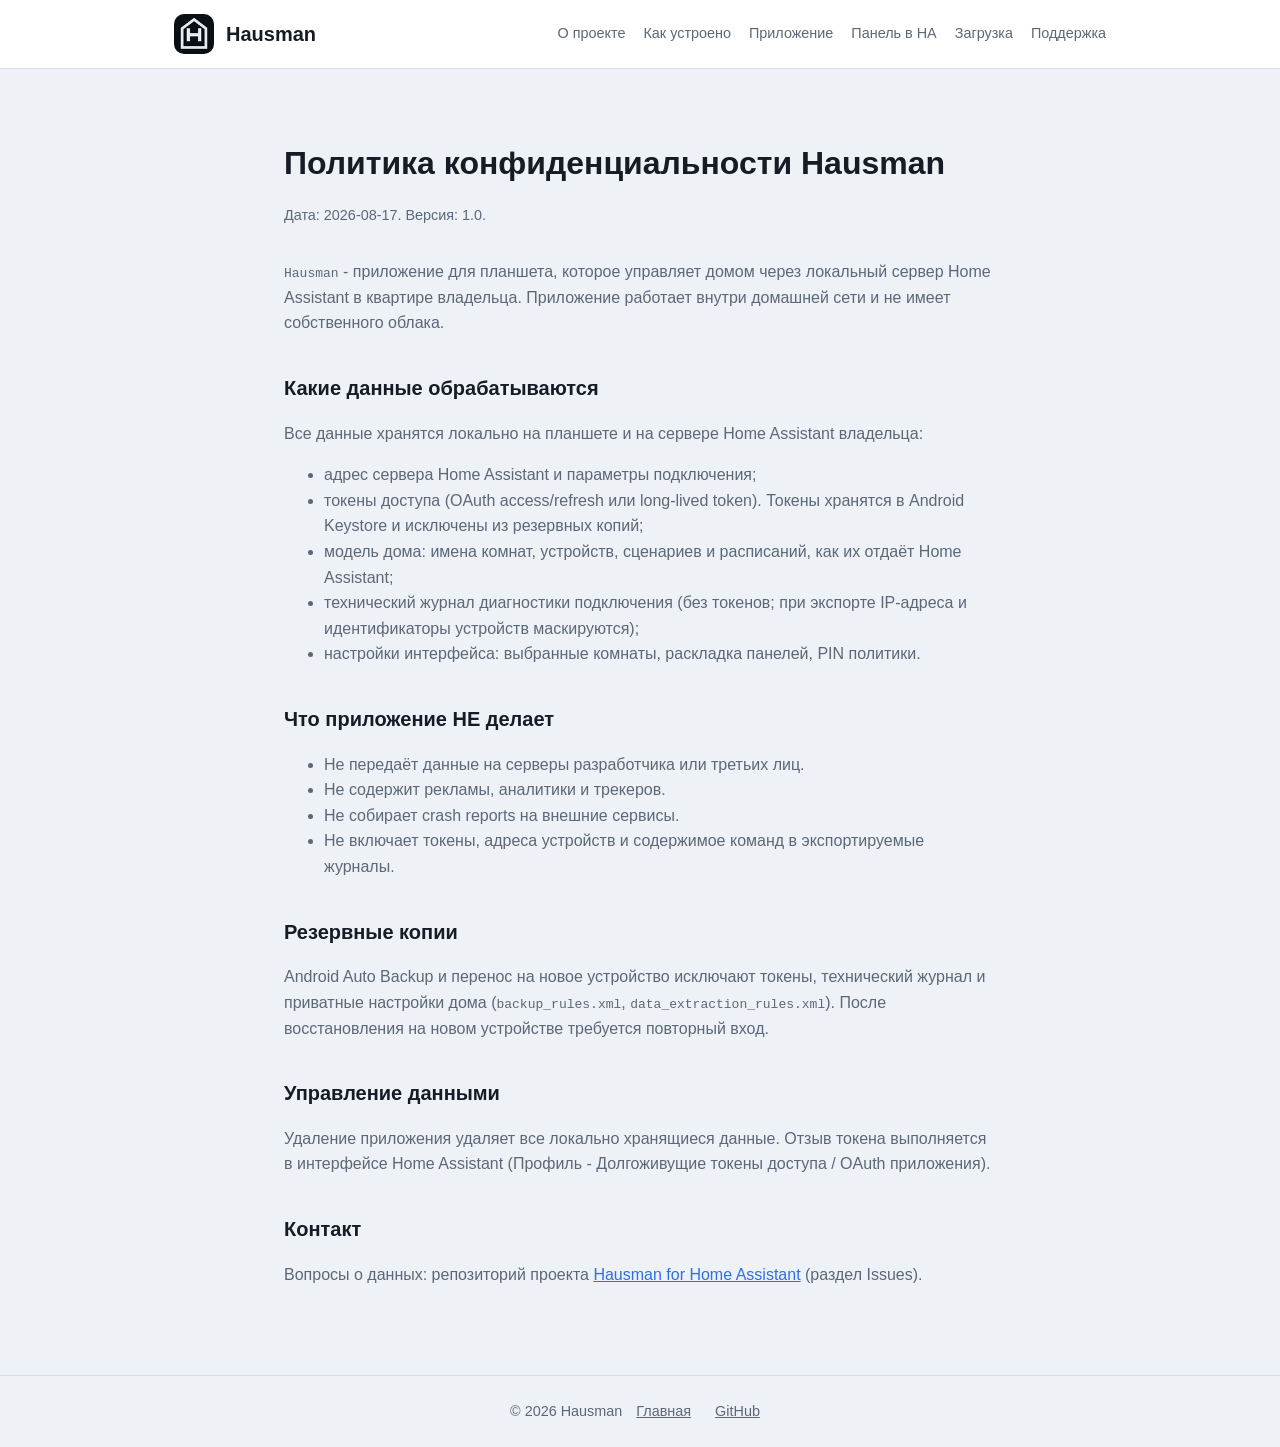
<file: privacy.html>
<!DOCTYPE html>
<html lang="ru">
<head>
  <meta charset="UTF-8">
  <meta name="viewport" content="width=device-width, initial-scale=1.0">
  <title>Политика конфиденциальности - Hausman</title>
  <meta name="description" content="Политика конфиденциальности Hausman: приложение работает внутри домашней сети, не имеет собственного облака и не передаёт данные третьим лицам.">
  <link rel="canonical" href="https://hausmanhub.ru/privacy.html">
  <link rel="icon" type="image/png" href="assets/favicon-64.png">
  <link rel="apple-touch-icon" href="assets/apple-touch-icon.png">
  <link rel="stylesheet" href="styles.css">
</head>
<body>
  <header class="site-header">
    <div class="container">
      <a class="brand" href="./">
        <img src="assets/favicon-64.png" alt="Логотип Hausman">
        Hausman
      </a>
      <nav class="site-nav">
        <a href="./#about">О проекте</a>
        <a href="./#how">Как устроено</a>
        <a href="./#app">Приложение</a>
        <a href="./#ha">Панель в HA</a>
        <a href="./#download">Загрузка</a>
        <a href="./#support">Поддержка</a>
      </nav>
    </div>
  </header>

  <main class="legal">
    <h1>Политика конфиденциальности Hausman</h1>
    <p class="updated">Дата: 2026-08-17. Версия: 1.0.</p>

    <p>
      <code>Hausman</code> - приложение для планшета, которое управляет домом
      через локальный сервер Home Assistant в квартире владельца. Приложение
      работает внутри домашней сети и не имеет собственного облака.
    </p>

    <h2>Какие данные обрабатываются</h2>
    <p>
      Все данные хранятся локально на планшете и на сервере Home Assistant
      владельца:
    </p>
    <ul>
      <li>адрес сервера Home Assistant и параметры подключения;</li>
      <li>
        токены доступа (OAuth access/refresh или long-lived token). Токены
        хранятся в Android Keystore и исключены из резервных копий;
      </li>
      <li>
        модель дома: имена комнат, устройств, сценариев и расписаний, как их
        отдаёт Home Assistant;
      </li>
      <li>
        технический журнал диагностики подключения (без токенов; при экспорте
        IP-адреса и идентификаторы устройств маскируются);
      </li>
      <li>
        настройки интерфейса: выбранные комнаты, раскладка панелей, PIN
        политики.
      </li>
    </ul>

    <h2>Что приложение НЕ делает</h2>
    <ul>
      <li>Не передаёт данные на серверы разработчика или третьих лиц.</li>
      <li>Не содержит рекламы, аналитики и трекеров.</li>
      <li>Не собирает crash reports на внешние сервисы.</li>
      <li>
        Не включает токены, адреса устройств и содержимое команд в
        экспортируемые журналы.
      </li>
    </ul>

    <h2>Резервные копии</h2>
    <p>
      Android Auto Backup и перенос на новое устройство исключают токены,
      технический журнал и приватные настройки дома
      (<code>backup_rules.xml</code>, <code>data_extraction_rules.xml</code>).
      После восстановления на новом устройстве требуется повторный вход.
    </p>

    <h2>Управление данными</h2>
    <p>
      Удаление приложения удаляет все локально хранящиеся данные. Отзыв токена
      выполняется в интерфейсе Home Assistant (Профиль - Долгоживущие токены
      доступа / OAuth приложения).
    </p>

    <h2>Контакт</h2>
    <p>
      Вопросы о данных: репозиторий проекта
      <a href="https://github.com/shumkiiv/hausmanhub_hacs/issues">Hausman for Home Assistant</a>
      (раздел Issues).
    </p>
  </main>

  <footer class="site-footer">
    <div class="container">
      &copy; 2026 Hausman
      <a href="./">Главная</a>
      <a href="https://github.com/shumkiiv/hausmanhub_hacs">GitHub</a>
    </div>
  </footer>
</body>
</html>
</file>
<file: styles.css>
:root {
  --ink: #161C26;
  --ink-soft: #5C6878;
  --accent: #2F6FE4;
  --accent-dark: #2559B8;
  --bg: #EEF1F6;
  --card: #ffffff;
  --line: #D8DFE9;
  --radius: 14px;
}

* {
  box-sizing: border-box;
}

body {
  margin: 0;
  font-family: "Segoe UI", Roboto, "Helvetica Neue", Arial, sans-serif;
  color: var(--ink);
  background: var(--bg);
  line-height: 1.6;
}

.container {
  max-width: 980px;
  margin: 0 auto;
  padding: 0 24px;
}

/* Header */
.site-header {
  border-bottom: 1px solid var(--line);
  background: var(--card);
}

.site-header .container {
  display: flex;
  align-items: center;
  justify-content: space-between;
  padding-top: 14px;
  padding-bottom: 14px;
}

.brand {
  display: flex;
  align-items: center;
  gap: 12px;
  text-decoration: none;
  color: var(--ink);
  font-weight: 700;
  font-size: 1.25rem;
}

.brand img {
  width: 40px;
  height: 40px;
  border-radius: 10px;
}

.site-nav {
  display: flex;
  flex-wrap: nowrap;
  white-space: nowrap;
}

.site-nav a {
  margin-left: 18px;
  color: var(--ink-soft);
  text-decoration: none;
  font-size: 0.9rem;
}

.site-nav a:hover {
  color: var(--accent);
}

/* Hero */
.hero {
  padding: 72px 0 56px;
  text-align: center;
}

.hero img.app-icon {
  width: 128px;
  height: 128px;
  border-radius: 28px;
  box-shadow: 0 12px 32px rgba(22, 28, 38, 0.18);
}

.hero h1 {
  margin: 24px 0 12px;
  font-size: 2.4rem;
  line-height: 1.2;
}

.hero p.tagline {
  max-width: 640px;
  margin: 0 auto 32px;
  font-size: 1.15rem;
  color: var(--ink-soft);
}

.hero p.tagline + p.tagline {
  margin-top: -20px;
}

.button-row {
  display: flex;
  gap: 16px;
  justify-content: center;
  flex-wrap: wrap;
}

.btn {
  display: inline-block;
  padding: 12px 28px;
  border-radius: 999px;
  text-decoration: none;
  font-weight: 600;
  font-size: 1rem;
  border: 1px solid transparent;
}

.btn-primary {
  background: var(--accent);
  color: #fff;
}

.btn-primary:hover {
  background: var(--accent-dark);
}

.btn-secondary {
  border-color: var(--ink);
  color: var(--ink);
  background: transparent;
}

.btn-secondary:hover {
  background: var(--ink);
  color: #fff;
}

.btn-note {
  display: block;
  margin-top: 8px;
  font-size: 0.8rem;
  font-weight: 400;
  opacity: 0.75;
}

/* Sections */
section {
  padding: 48px 0;
}

section h2 {
  font-size: 1.7rem;
  margin: 0 0 24px;
  text-align: center;
}

.features-grid {
  display: grid;
  grid-template-columns: repeat(auto-fit, minmax(280px, 1fr));
  gap: 20px;
}

.feature-card {
  background: var(--card);
  border: 1px solid var(--line);
  border-radius: var(--radius);
  padding: 24px;
}

.feature-card h3 {
  margin: 0 0 8px;
  font-size: 1.1rem;
}

.feature-card p {
  margin: 0;
  color: var(--ink-soft);
  font-size: 0.95rem;
}

.feature-card a {
  color: var(--accent);
}

.feature-card ul {
  margin: 0;
  padding-left: 20px;
  color: var(--ink-soft);
  font-size: 0.95rem;
}

/* Screenshots */
.screenshots-grid {
  display: grid;
  grid-template-columns: repeat(auto-fit, minmax(200px, 1fr));
  gap: 20px;
}

.screenshot-card {
  text-align: center;
}

.screenshot-card img {
  width: 100%;
  border-radius: var(--radius);
  border: 1px solid var(--line);
  box-shadow: 0 8px 24px rgba(22, 28, 38, 0.1);
  background: var(--card);
}

.screenshot-card p {
  margin: 10px 0 0;
  color: var(--ink-soft);
  font-size: 0.9rem;
}

.download {
  background: var(--card);
  border-top: 1px solid var(--line);
  border-bottom: 1px solid var(--line);
  text-align: center;
}

.download p {
  color: var(--ink-soft);
  max-width: 620px;
  margin: 0 auto 28px;
}

.support {
  text-align: center;
}

.support p {
  color: var(--ink-soft);
  max-width: 620px;
  margin: 0 auto 12px;
}

.support a {
  color: var(--accent);
}

/* Footer */
.site-footer {
  border-top: 1px solid var(--line);
  padding: 24px 0;
  text-align: center;
  color: var(--ink-soft);
  font-size: 0.9rem;
}

.site-footer a {
  color: var(--ink-soft);
  margin: 0 10px;
}

/* Privacy page */
.legal {
  max-width: 760px;
  margin: 0 auto;
  padding: 48px 24px 72px;
}

.legal h1 {
  font-size: 2rem;
  margin-bottom: 4px;
}

.legal .updated {
  color: var(--ink-soft);
  font-size: 0.9rem;
  margin-bottom: 32px;
}

.legal h2 {
  font-size: 1.25rem;
  margin-top: 36px;
}

.legal p,
.legal li {
  color: var(--ink-soft);
}

.legal a {
  color: var(--accent);
}

@media (max-width: 600px) {
  .hero h1 {
    font-size: 1.8rem;
  }

  .site-header .container {
    flex-wrap: wrap;
    gap: 10px;
  }

  .site-nav {
    flex-wrap: wrap;
  }

  .site-nav a {
    margin-left: 14px;
    font-size: 0.85rem;
  }

  .shot-row {
    grid-template-columns: 1fr;
  }

  .shot-row.rev img {
    order: 0;
  }
}

/* Чередование фона секций */
section.alt {
  background: var(--card);
  border-top: 1px solid var(--line);
  border-bottom: 1px solid var(--line);
}

/* Текстовые блоки */
.prose {
  max-width: 760px;
  margin: 0 auto;
}

.prose p {
  color: var(--ink-soft);
  margin: 0 0 16px;
}

.section-lead {
  max-width: 720px;
  margin: 0 auto 24px;
  text-align: center;
  color: var(--ink-soft);
}

/* Навигация по экранам */
.chips {
  display: flex;
  flex-wrap: wrap;
  gap: 10px;
  justify-content: center;
  margin: 0 0 40px;
}

.chips a {
  padding: 7px 16px;
  border: 1px solid var(--line);
  border-radius: 999px;
  background: var(--card);
  color: var(--ink-soft);
  text-decoration: none;
  font-size: 0.9rem;
}

.chips a:hover {
  border-color: var(--accent);
  color: var(--accent);
}

section.alt .chips a {
  background: var(--bg);
}

/* Экран с описанием */
.shot-row {
  display: grid;
  grid-template-columns: 1.25fr 1fr;
  gap: 36px;
  align-items: center;
  margin: 0 0 56px;
  scroll-margin-top: 24px;
}

.shot-row.rev img {
  order: 2;
}

.shot-row img {
  width: 100%;
  border-radius: var(--radius);
  border: 1px solid var(--line);
  box-shadow: 0 8px 24px rgba(22, 28, 38, 0.1);
  background: var(--card);
}

.shot-row h3 {
  margin: 0 0 12px;
  font-size: 1.3rem;
}

.shot-row p {
  color: var(--ink-soft);
  font-size: 0.98rem;
  margin: 0 0 12px;
}

.more-title {
  text-align: center;
  font-size: 1.2rem;
  margin: 8px 0 24px;
  scroll-margin-top: 24px;
}

/* Сетки скриншотов */
.cards-5 {
  display: grid;
  grid-template-columns: repeat(auto-fit, minmax(210px, 1fr));
  gap: 20px;
}

.ha-gallery {
  display: grid;
  grid-template-columns: repeat(auto-fit, minmax(300px, 1fr));
  gap: 24px;
}

.ha-gallery .screenshot-card,
.cards-5 .screenshot-card {
  scroll-margin-top: 24px;
}

/* Кликабельные скриншоты и лайтбокс */
.zoom{cursor:zoom-in;display:block}
.lightbox{position:fixed;inset:0;background:rgba(10,14,20,.9);display:flex;align-items:center;justify-content:center;z-index:1000;padding:24px}
.lightbox[hidden]{display:none}
.lightbox img{max-width:96vw;max-height:92vh;border-radius:12px;box-shadow:0 24px 80px rgba(0,0,0,.5)}
.lightbox-close{position:absolute;top:16px;right:20px;font-size:32px;color:#fff;background:none;border:0;cursor:pointer;line-height:1}

/* Списки внутри прозаических блоков */
.prose ul{margin:0 0 18px;padding-left:22px}
.prose li{margin-bottom:10px}
</file>
